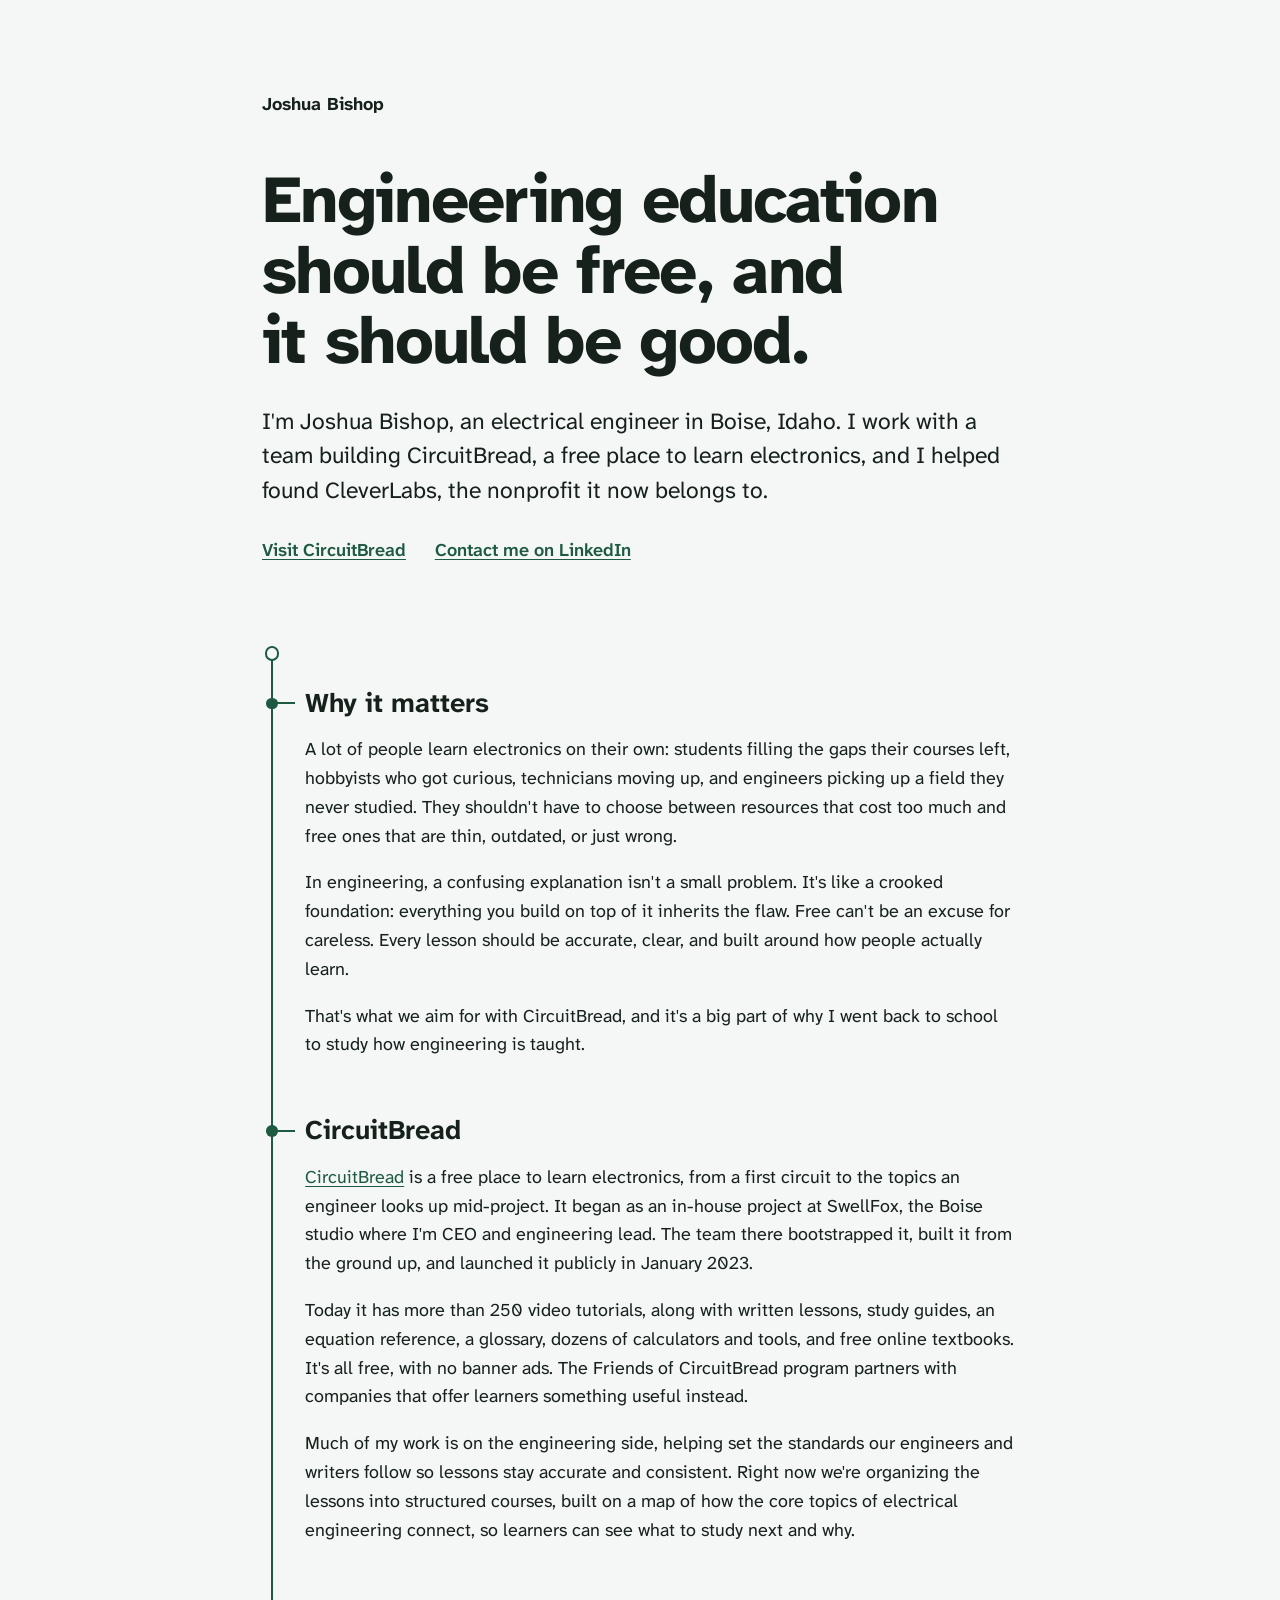
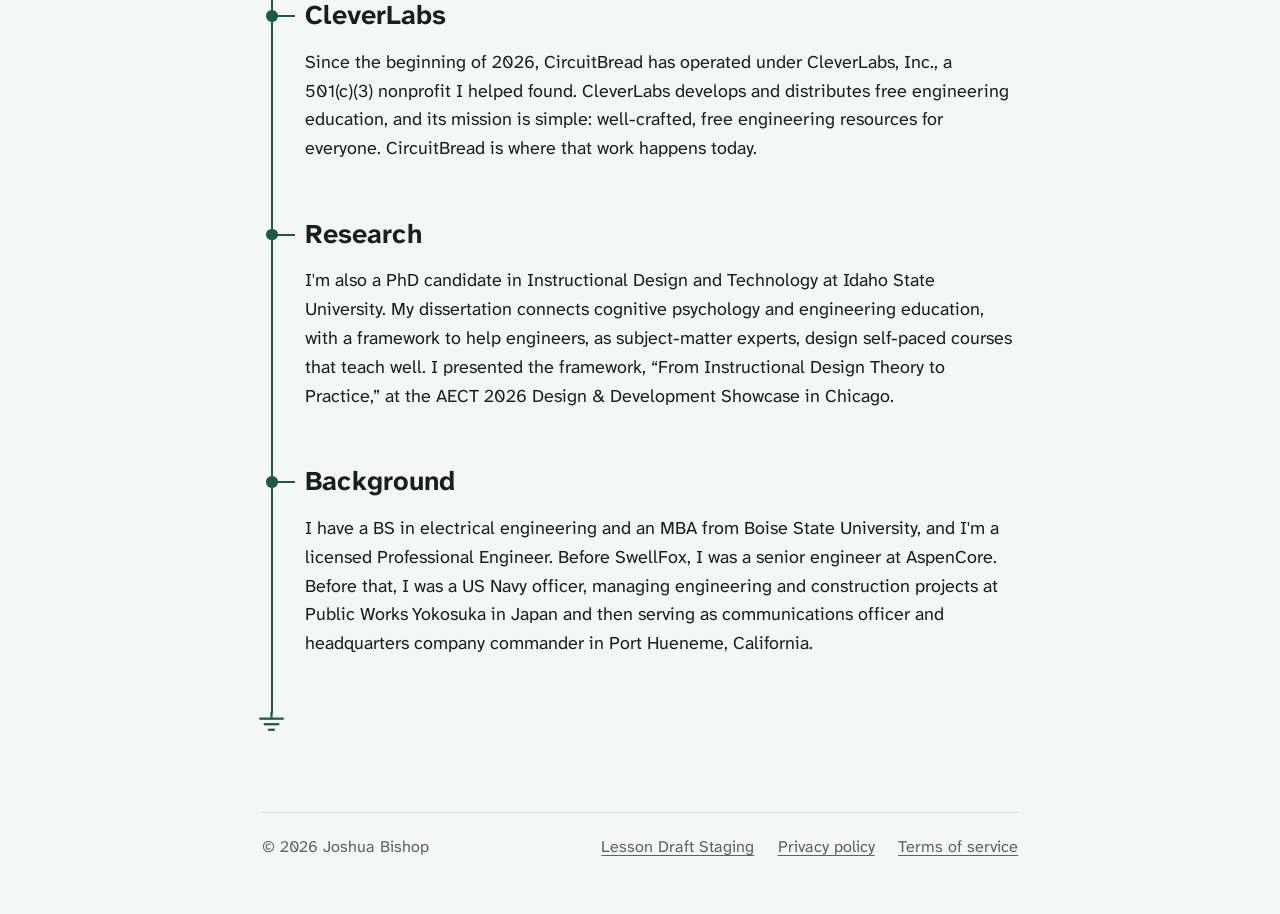
<file: index.html>
<!doctype html>
<html lang="en">
<head>
  <meta charset="utf-8">
  <meta name="viewport" content="width=device-width, initial-scale=1">
  <title>Joshua Bishop: free, high-quality engineering education</title>
  <meta name="description" content="Joshua Bishop is an electrical engineer in Boise, Idaho, working on CircuitBread, a free place to learn electronics, and CleverLabs, the nonprofit behind it.">
  <link rel="canonical" href="https://zqdesigns.com/">
  <link rel="icon" href="/favicon.svg" type="image/svg+xml">
  <link rel="preload" href="/assets/fonts/atkinson-hyperlegible-next-latin-wght-normal.woff2" as="font" type="font/woff2" crossorigin>
  <link rel="stylesheet" href="/assets/site.css">
</head>
<body>
  <a class="skip" href="#story">Skip to the story</a>
  <main class="page">

    <header class="masthead">
      <p class="site-name">Joshua Bishop</p>
      <h1>Engineering education should be free, and it should be good.</h1>
      <p class="lede">I'm Joshua Bishop, an electrical engineer in Boise, Idaho. I work with a team building CircuitBread, a free place to learn electronics, and I helped found CleverLabs, the nonprofit it now belongs to.</p>
      <ul class="contact">
        <li><a href="https://www.circuitbread.com">Visit CircuitBread</a></li>
        <li><a href="https://www.linkedin.com/in/joshua-bishop-8a896870/">Contact me on LinkedIn</a></li>
      </ul>
    </header>

    <div class="net" id="story">

      <section class="node" aria-labelledby="why">
        <h2 id="why">Why it matters</h2>
        <p>A lot of people learn electronics on their own: students filling the gaps their courses left, hobbyists who got curious, technicians moving up, and engineers picking up a field they never studied. They shouldn't have to choose between resources that cost too much and free ones that are thin, outdated, or just wrong.</p>
        <p>In engineering, a confusing explanation isn't a small problem. It's like a crooked foundation: everything you build on top of it inherits the flaw. Free can't be an excuse for careless. Every lesson should be accurate, clear, and built around how people actually learn.</p>
        <p>That's what we aim for with CircuitBread, and it's a big part of why I went back to school to study how engineering is taught.</p>
      </section>

      <section class="node" aria-labelledby="circuitbread">
        <h2 id="circuitbread">CircuitBread</h2>
        <p><a href="https://www.circuitbread.com">CircuitBread</a> is a free place to learn electronics, from a first circuit to the topics an engineer looks up mid-project. It began as an in-house project at SwellFox, the Boise studio where I'm CEO and engineering lead. The team there bootstrapped it, built it from the ground up, and launched it publicly in January 2023.</p>
        <p>Today it has more than 250 video tutorials, along with written lessons, study guides, an equation reference, a glossary, dozens of calculators and tools, and free online textbooks. It's all free, with no banner ads. The Friends of CircuitBread program partners with companies that offer learners something useful instead.</p>
        <p>Much of my work is on the engineering side, helping set the standards our engineers and writers follow so lessons stay accurate and consistent. Right now we're organizing the lessons into structured courses, built on a map of how the core topics of electrical engineering connect, so learners can see what to study next and why.</p>
      </section>

      <section class="node" aria-labelledby="cleverlabs">
        <h2 id="cleverlabs">CleverLabs</h2>
        <p>Since the beginning of 2026, CircuitBread has operated under CleverLabs, Inc., a <span class="nowrap">501(c)(3)</span> nonprofit I helped found. CleverLabs develops and distributes free engineering education, and its mission is simple: well-crafted, free engineering resources for everyone. CircuitBread is where that work happens today.</p>
      </section>

      <section class="node" aria-labelledby="research">
        <h2 id="research">Research</h2>
        <p>I'm also a PhD candidate in Instructional Design and Technology at Idaho State University. My dissertation connects cognitive psychology and engineering education, with a framework to help engineers, as subject-matter experts, design self-paced courses that teach well. I presented the framework, “From Instructional Design Theory to Practice,” at the AECT 2026 Design &amp; Development Showcase in Chicago.</p>
      </section>

      <section class="node" aria-labelledby="background">
        <h2 id="background">Background</h2>
        <p>I have a BS in electrical engineering and an MBA from Boise State University, and I'm a licensed Professional Engineer. Before SwellFox, I was a senior engineer at AspenCore. Before that, I was a US Navy officer, managing engineering and construction projects at Public Works Yokosuka in Japan and then serving as communications officer and headquarters company commander in Port Hueneme, California.</p>
      </section>

      <svg class="ground" viewBox="0 0 24 17" aria-hidden="true" focusable="false">
        <g stroke="currentColor" stroke-width="2" stroke-linecap="square" fill="none">
          <line x1="12" y1="0" x2="12" y2="5"/>
          <line x1="2" y1="6" x2="22" y2="6"/>
          <line x1="6" y1="11" x2="18" y2="11"/>
          <line x1="10" y1="16" x2="14" y2="16"/>
        </g>
      </svg>
    </div>

    <footer class="site-foot">
      <span>© 2026 Joshua Bishop</span>
      <ul>
        <li><a href="/draft-staging/">Lesson Draft Staging</a></li>
        <li><a href="/privacy/">Privacy policy</a></li>
        <li><a href="/terms/">Terms of service</a></li>
      </ul>
    </footer>

  </main>
</body>
</html>
</file>
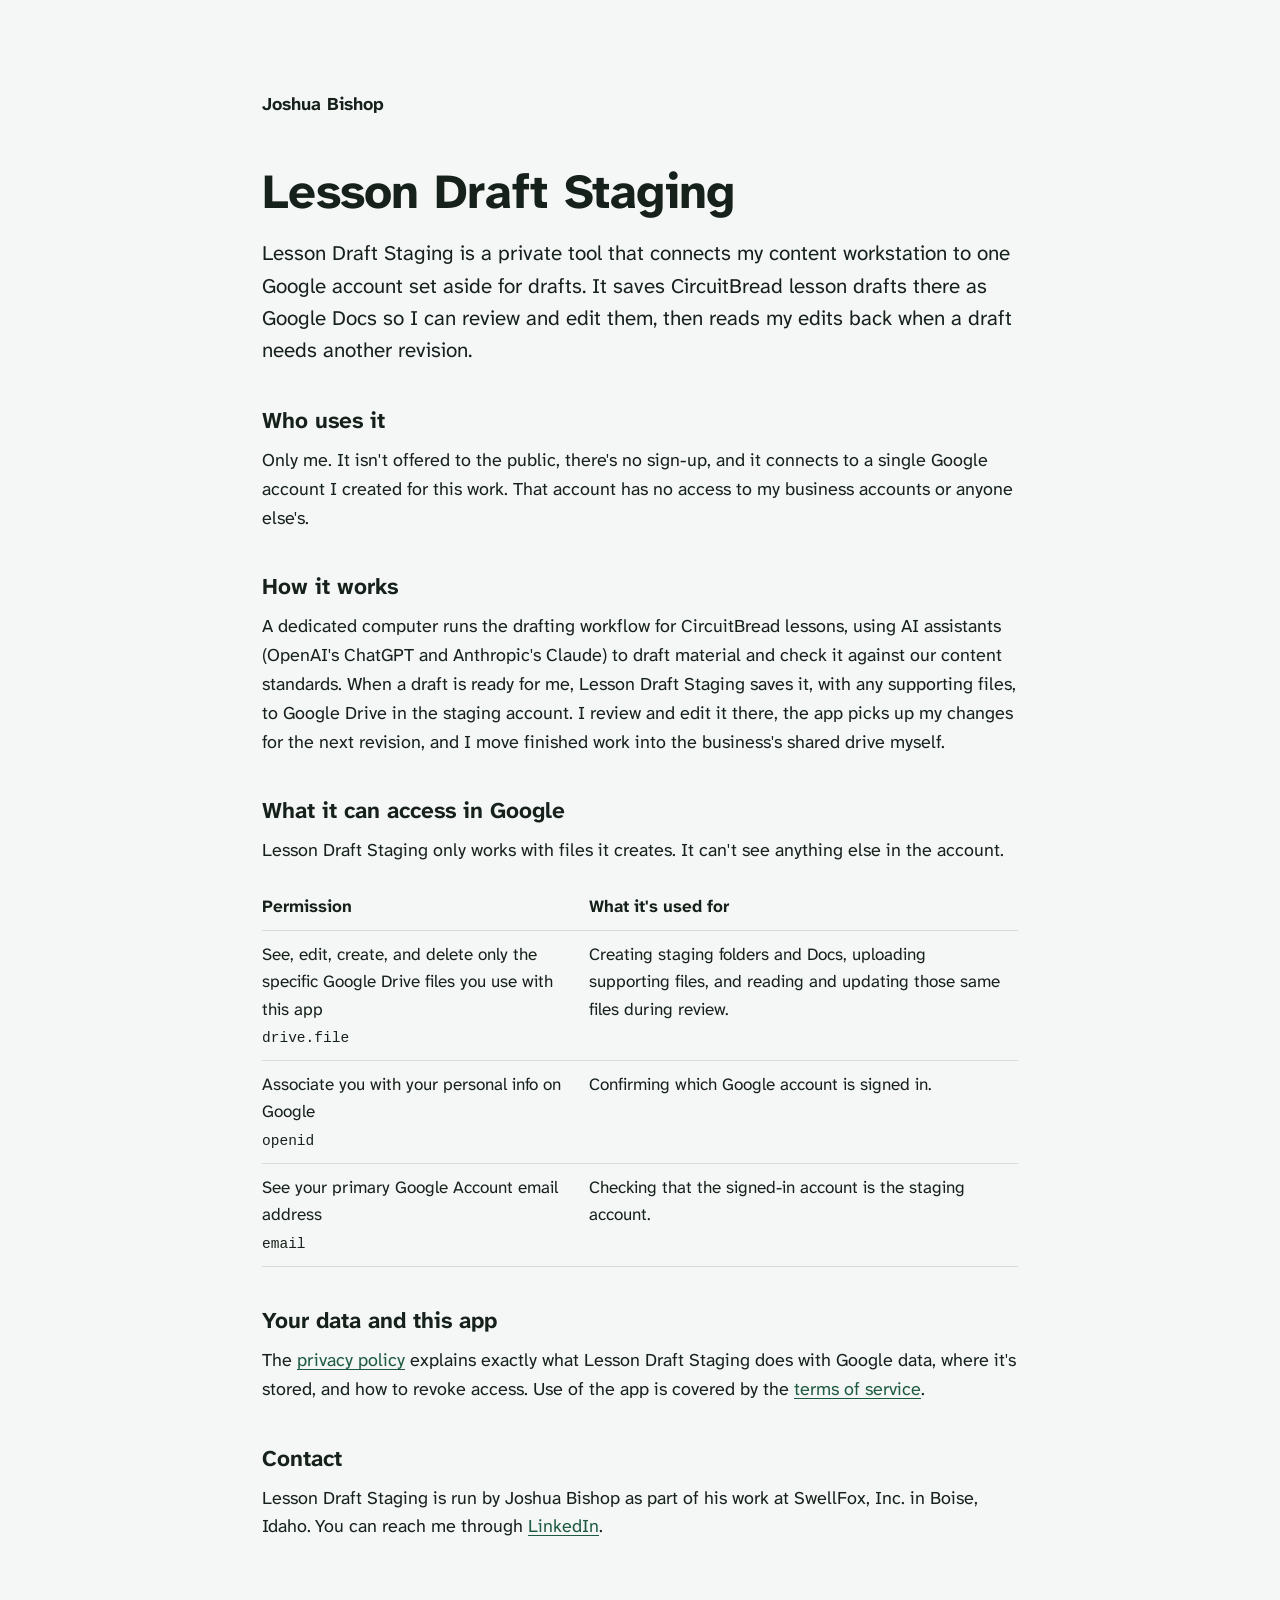
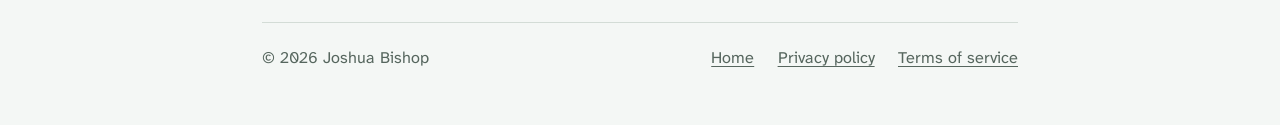
<file: draft-staging/index.html>
<!doctype html>
<html lang="en">
<head>
  <meta charset="utf-8">
  <meta name="viewport" content="width=device-width, initial-scale=1">
  <title>Lesson Draft Staging: Joshua Bishop</title>
  <meta name="description" content="Lesson Draft Staging is a private, single-user tool that saves CircuitBread lesson drafts from Joshua Bishop's content workstation to a dedicated Google account for review.">
  <link rel="canonical" href="https://zqdesigns.com/draft-staging/">
  <link rel="icon" href="/favicon.svg" type="image/svg+xml">
  <link rel="stylesheet" href="/assets/site.css">
</head>
<body>
  <main class="page doc">
    <a class="home-link" href="/">Joshua Bishop</a>

    <h1>Lesson Draft Staging</h1>
    <p class="summary">Lesson Draft Staging is a private tool that connects my content workstation to one Google account set aside for drafts. It saves CircuitBread lesson drafts there as Google Docs so I can review and edit them, then reads my edits back when a draft needs another revision.</p>

    <h2>Who uses it</h2>
    <p>Only me. It isn't offered to the public, there's no sign-up, and it connects to a single Google account I created for this work. That account has no access to my business accounts or anyone else's.</p>

    <h2>How it works</h2>
    <p>A dedicated computer runs the drafting workflow for CircuitBread lessons, using AI assistants (OpenAI's ChatGPT and Anthropic's Claude) to draft material and check it against our content standards. When a draft is ready for me, Lesson Draft Staging saves it, with any supporting files, to Google Drive in the staging account. I review and edit it there, the app picks up my changes for the next revision, and I move finished work into the business's shared drive myself.</p>

    <h2>What it can access in Google</h2>
    <p>Lesson Draft Staging only works with files it creates. It can't see anything else in the account.</p>
    <table class="scopes">
      <thead>
        <tr><th scope="col">Permission</th><th scope="col">What it's used for</th></tr>
      </thead>
      <tbody>
        <tr>
          <td>See, edit, create, and delete only the specific Google Drive files you use with this app<br><code>drive.file</code></td>
          <td>Creating staging folders and Docs, uploading supporting files, and reading and updating those same files during review.</td>
        </tr>
        <tr>
          <td>Associate you with your personal info on Google<br><code>openid</code></td>
          <td>Confirming which Google account is signed in.</td>
        </tr>
        <tr>
          <td>See your primary Google Account email address<br><code>email</code></td>
          <td>Checking that the signed-in account is the staging account.</td>
        </tr>
      </tbody>
    </table>

    <h2>Your data and this app</h2>
    <p>The <a href="/privacy/">privacy policy</a> explains exactly what Lesson Draft Staging does with Google data, where it's stored, and how to revoke access. Use of the app is covered by the <a href="/terms/">terms of service</a>.</p>

    <h2>Contact</h2>
    <p>Lesson Draft Staging is run by Joshua Bishop as part of his work at SwellFox, Inc. in Boise, Idaho. You can reach me through <a href="https://www.linkedin.com/in/joshua-bishop-8a896870/">LinkedIn</a>.</p>

    <footer class="site-foot">
      <span>© 2026 Joshua Bishop</span>
      <ul>
        <li><a href="/">Home</a></li>
        <li><a href="/privacy/">Privacy policy</a></li>
        <li><a href="/terms/">Terms of service</a></li>
      </ul>
    </footer>
  </main>
</body>
</html>
</file>
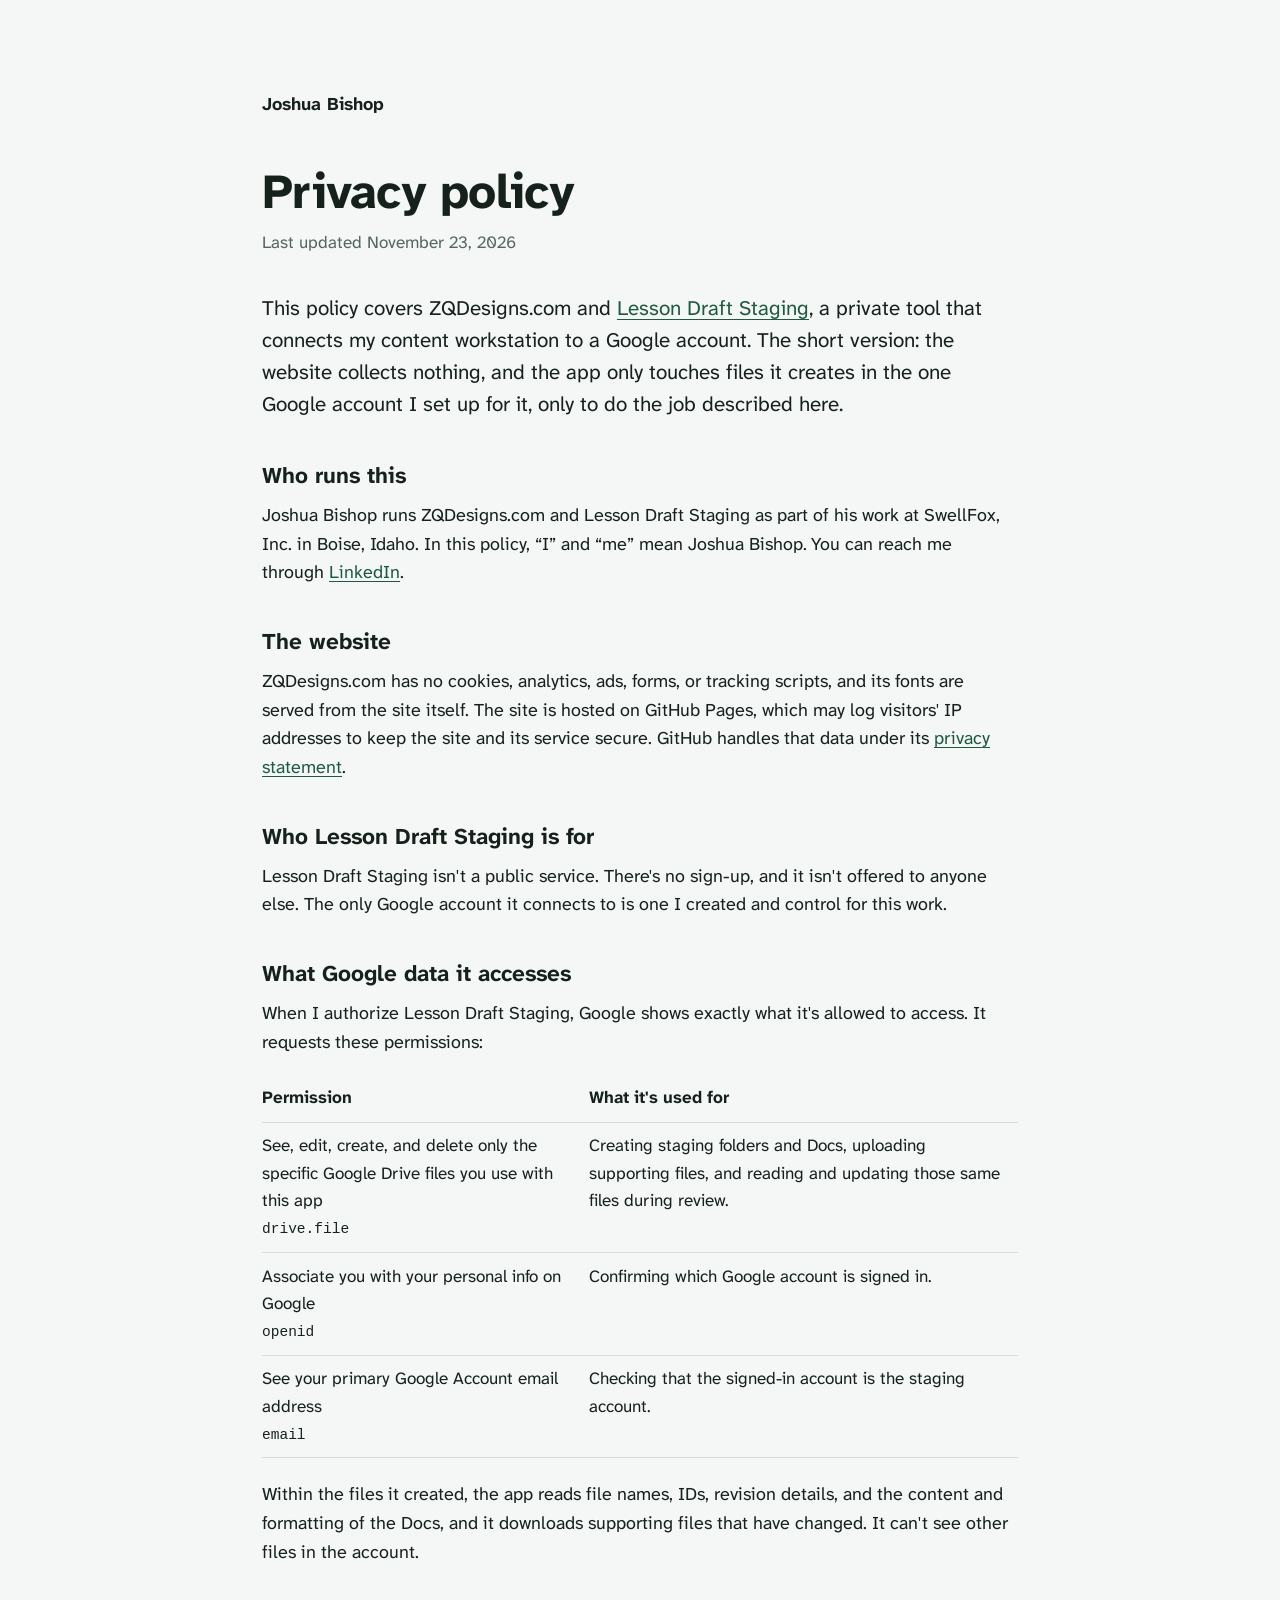
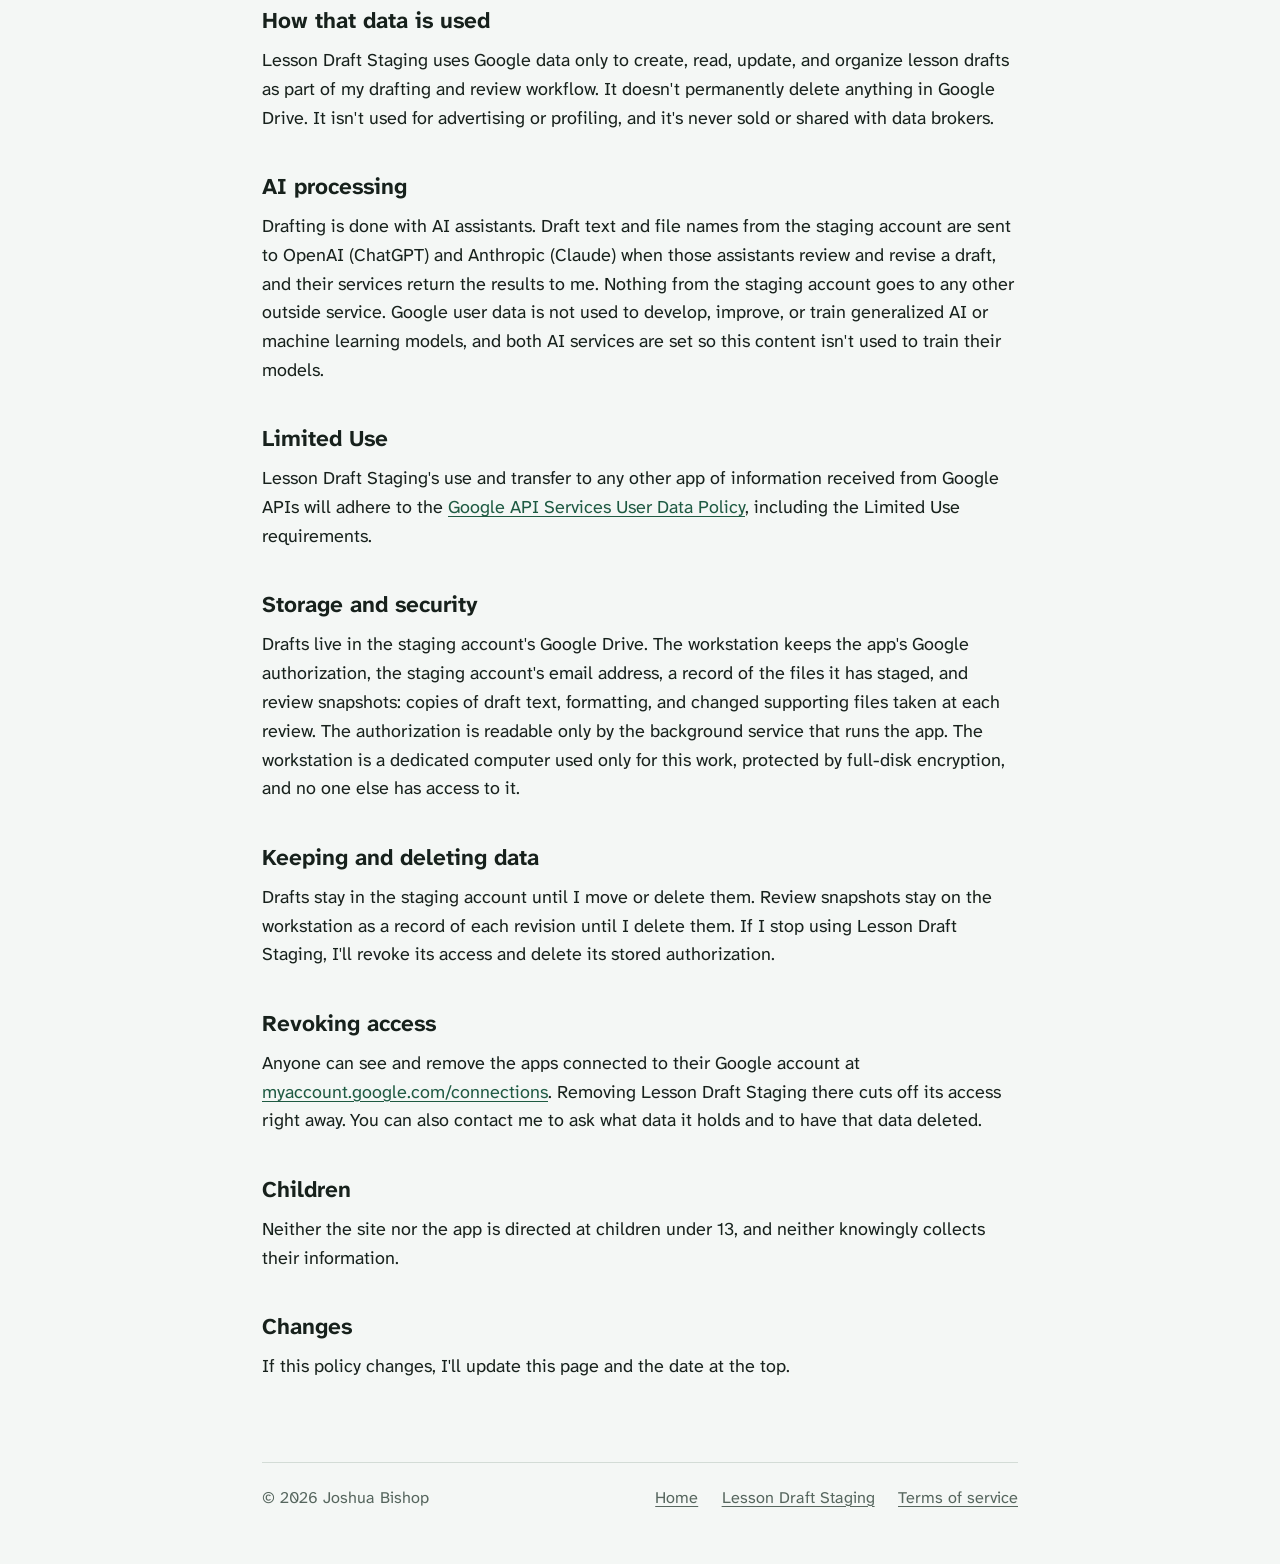
<file: privacy/index.html>
<!doctype html>
<html lang="en">
<head>
  <meta charset="utf-8">
  <meta name="viewport" content="width=device-width, initial-scale=1">
  <title>Privacy policy: Joshua Bishop</title>
  <meta name="description" content="Privacy policy for ZQDesigns.com and Lesson Draft Staging.">
  <link rel="canonical" href="https://zqdesigns.com/privacy/">
  <link rel="icon" href="/favicon.svg" type="image/svg+xml">
  <link rel="stylesheet" href="/assets/site.css">
</head>
<body>
  <main class="page doc">
    <a class="home-link" href="/">Joshua Bishop</a>

    <h1>Privacy policy</h1>
    <p class="updated">Last updated November 23, 2026</p>

    <p class="summary">This policy covers ZQDesigns.com and <a href="/draft-staging/">Lesson Draft Staging</a>, a private tool that connects my content workstation to a Google account. The short version: the website collects nothing, and the app only touches files it creates in the one Google account I set up for it, only to do the job described here.</p>

    <h2>Who runs this</h2>
    <p>Joshua Bishop runs ZQDesigns.com and Lesson Draft Staging as part of his work at SwellFox, Inc. in Boise, Idaho. In this policy, “I” and “me” mean Joshua Bishop. You can reach me through <a href="https://www.linkedin.com/in/joshua-bishop-8a896870/">LinkedIn</a>.</p>

    <h2>The website</h2>
    <p>ZQDesigns.com has no cookies, analytics, ads, forms, or tracking scripts, and its fonts are served from the site itself. The site is hosted on GitHub Pages, which may log visitors' IP addresses to keep the site and its service secure. GitHub handles that data under its <a href="https://docs.github.com/en/site-policy/privacy-policies/github-general-privacy-statement">privacy statement</a>.</p>

    <h2>Who Lesson Draft Staging is for</h2>
    <p>Lesson Draft Staging isn't a public service. There's no sign-up, and it isn't offered to anyone else. The only Google account it connects to is one I created and control for this work.</p>

    <h2>What Google data it accesses</h2>
    <p>When I authorize Lesson Draft Staging, Google shows exactly what it's allowed to access. It requests these permissions:</p>
    <table class="scopes">
      <thead>
        <tr><th scope="col">Permission</th><th scope="col">What it's used for</th></tr>
      </thead>
      <tbody>
        <tr>
          <td>See, edit, create, and delete only the specific Google Drive files you use with this app<br><code>drive.file</code></td>
          <td>Creating staging folders and Docs, uploading supporting files, and reading and updating those same files during review.</td>
        </tr>
        <tr>
          <td>Associate you with your personal info on Google<br><code>openid</code></td>
          <td>Confirming which Google account is signed in.</td>
        </tr>
        <tr>
          <td>See your primary Google Account email address<br><code>email</code></td>
          <td>Checking that the signed-in account is the staging account.</td>
        </tr>
      </tbody>
    </table>
    <p>Within the files it created, the app reads file names, IDs, revision details, and the content and formatting of the Docs, and it downloads supporting files that have changed. It can't see other files in the account.</p>

    <h2>How that data is used</h2>
    <p>Lesson Draft Staging uses Google data only to create, read, update, and organize lesson drafts as part of my drafting and review workflow. It doesn't permanently delete anything in Google Drive. It isn't used for advertising or profiling, and it's never sold or shared with data brokers.</p>

    <h2>AI processing</h2>
    <p>Drafting is done with AI assistants. Draft text and file names from the staging account are sent to OpenAI (ChatGPT) and Anthropic (Claude) when those assistants review and revise a draft, and their services return the results to me. Nothing from the staging account goes to any other outside service. Google user data is not used to develop, improve, or train generalized AI or machine learning models, and both AI services are set so this content isn't used to train their models.</p>

    <h2>Limited Use</h2>
    <p>Lesson Draft Staging's use and transfer to any other app of information received from Google APIs will adhere to the <a href="https://developers.google.com/terms/api-services-user-data-policy">Google API Services User Data Policy</a>, including the Limited Use requirements.</p>

    <h2>Storage and security</h2>
    <p>Drafts live in the staging account's Google Drive. The workstation keeps the app's Google authorization, the staging account's email address, a record of the files it has staged, and review snapshots: copies of draft text, formatting, and changed supporting files taken at each review. The authorization is readable only by the background service that runs the app. The workstation is a dedicated computer used only for this work, protected by full-disk encryption, and no one else has access to it.</p>

    <h2>Keeping and deleting data</h2>
    <p>Drafts stay in the staging account until I move or delete them. Review snapshots stay on the workstation as a record of each revision until I delete them. If I stop using Lesson Draft Staging, I'll revoke its access and delete its stored authorization.</p>

    <h2>Revoking access</h2>
    <p>Anyone can see and remove the apps connected to their Google account at <a href="https://myaccount.google.com/connections">myaccount.google.com/connections</a>. Removing Lesson Draft Staging there cuts off its access right away. You can also contact me to ask what data it holds and to have that data deleted.</p>

    <h2>Children</h2>
    <p>Neither the site nor the app is directed at children under 13, and neither knowingly collects their information.</p>

    <h2>Changes</h2>
    <p>If this policy changes, I'll update this page and the date at the top.</p>

    <footer class="site-foot">
      <span>© 2026 Joshua Bishop</span>
      <ul>
        <li><a href="/">Home</a></li>
        <li><a href="/draft-staging/">Lesson Draft Staging</a></li>
        <li><a href="/terms/">Terms of service</a></li>
      </ul>
    </footer>
  </main>
</body>
</html>
</file>
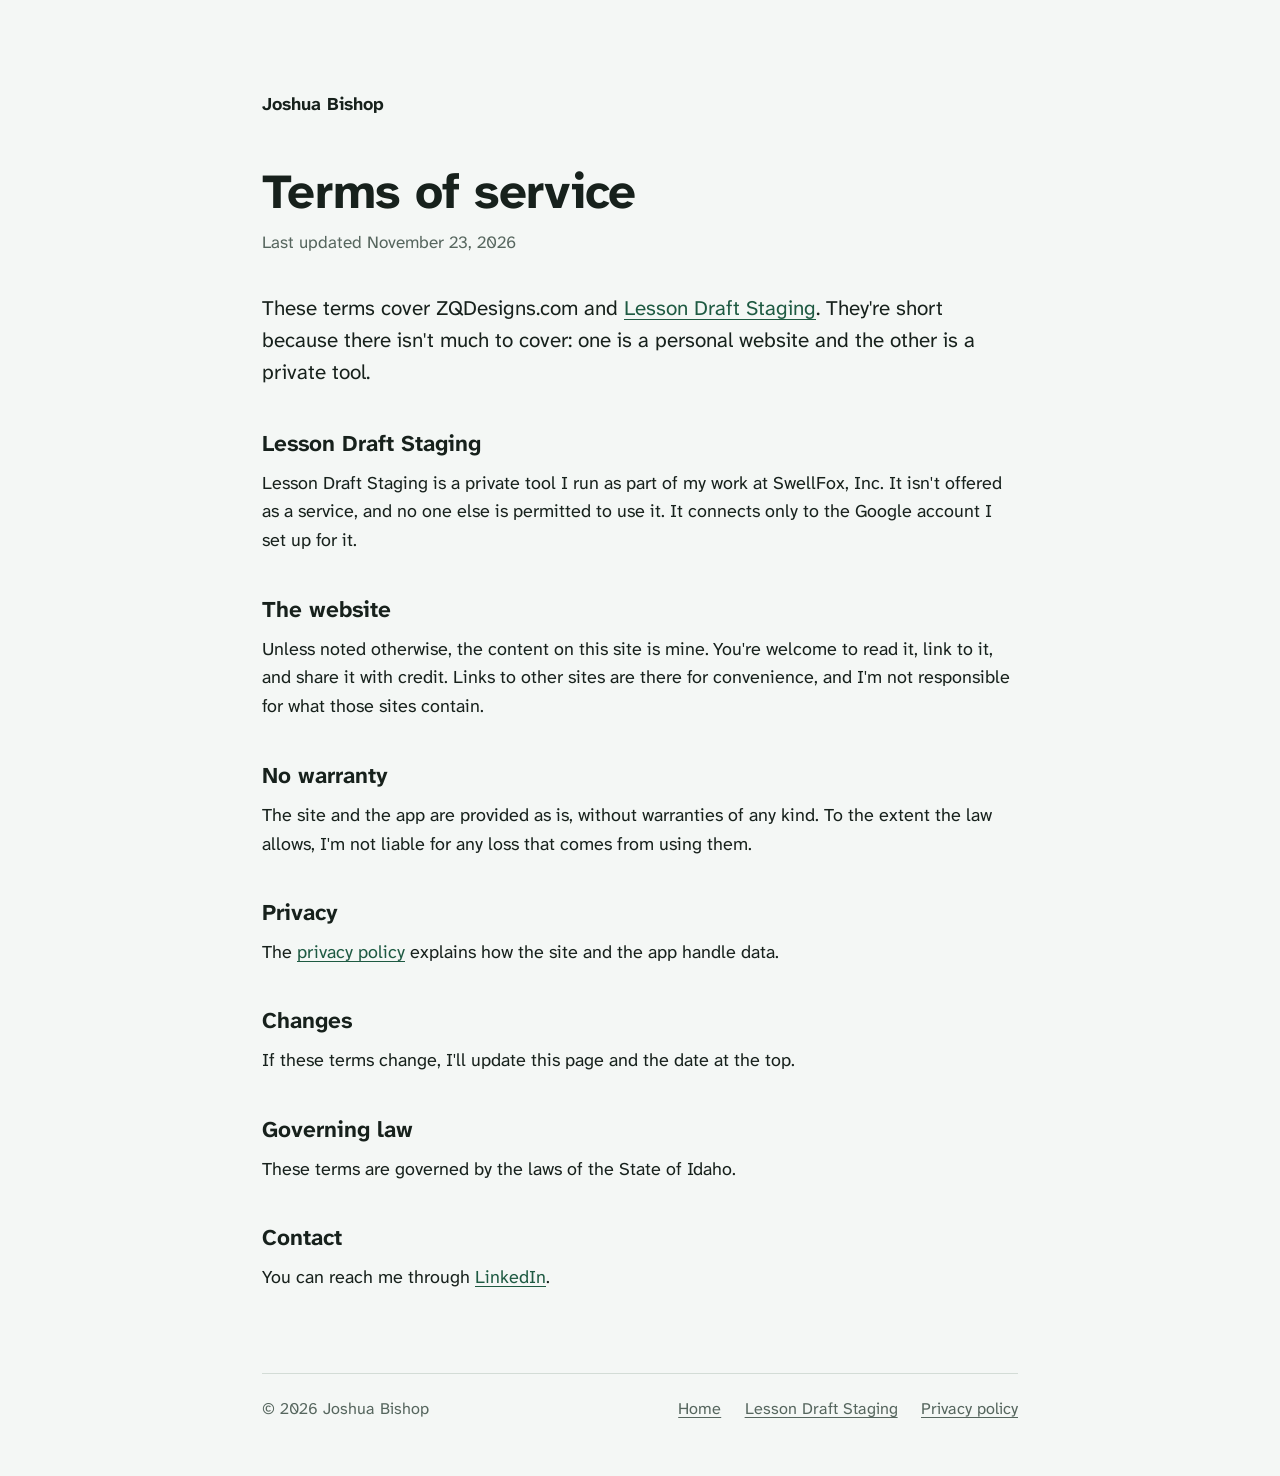
<file: terms/index.html>
<!doctype html>
<html lang="en">
<head>
  <meta charset="utf-8">
  <meta name="viewport" content="width=device-width, initial-scale=1">
  <title>Terms of service: Joshua Bishop</title>
  <meta name="description" content="Terms of service for ZQDesigns.com and Lesson Draft Staging.">
  <link rel="canonical" href="https://zqdesigns.com/terms/">
  <link rel="icon" href="/favicon.svg" type="image/svg+xml">
  <link rel="stylesheet" href="/assets/site.css">
</head>
<body>
  <main class="page doc">
    <a class="home-link" href="/">Joshua Bishop</a>

    <h1>Terms of service</h1>
    <p class="updated">Last updated November 23, 2026</p>

    <p class="summary">These terms cover ZQDesigns.com and <a href="/draft-staging/">Lesson Draft Staging</a>. They're short because there isn't much to cover: one is a personal website and the other is a private tool.</p>

    <h2>Lesson Draft Staging</h2>
    <p>Lesson Draft Staging is a private tool I run as part of my work at SwellFox, Inc. It isn't offered as a service, and no one else is permitted to use it. It connects only to the Google account I set up for it.</p>

    <h2>The website</h2>
    <p>Unless noted otherwise, the content on this site is mine. You're welcome to read it, link to it, and share it with credit. Links to other sites are there for convenience, and I'm not responsible for what those sites contain.</p>

    <h2>No warranty</h2>
    <p>The site and the app are provided as is, without warranties of any kind. To the extent the law allows, I'm not liable for any loss that comes from using them.</p>

    <h2>Privacy</h2>
    <p>The <a href="/privacy/">privacy policy</a> explains how the site and the app handle data.</p>

    <h2>Changes</h2>
    <p>If these terms change, I'll update this page and the date at the top.</p>

    <h2>Governing law</h2>
    <p>These terms are governed by the laws of the State of Idaho.</p>

    <h2>Contact</h2>
    <p>You can reach me through <a href="https://www.linkedin.com/in/joshua-bishop-8a896870/">LinkedIn</a>.</p>

    <footer class="site-foot">
      <span>© 2026 Joshua Bishop</span>
      <ul>
        <li><a href="/">Home</a></li>
        <li><a href="/draft-staging/">Lesson Draft Staging</a></li>
        <li><a href="/privacy/">Privacy policy</a></li>
      </ul>
    </footer>
  </main>
</body>
</html>
</file>
<file: assets/site.css>
/* ZQDesigns.com — Joshua Bishop
   One family (Atkinson Hyperlegible Next, self-hosted), one column,
   one schematic detail: the career timeline is a wire that starts at a
   terminal and ends at ground. */

@font-face {
  font-family: "Atkinson Hyperlegible Next";
  src: url("/assets/fonts/atkinson-hyperlegible-next-latin-wght-normal.woff2") format("woff2");
  font-weight: 200 800;
  font-style: normal;
  font-display: swap;
}
@font-face {
  font-family: "Atkinson Hyperlegible Next";
  src: url("/assets/fonts/atkinson-hyperlegible-next-latin-wght-italic.woff2") format("woff2");
  font-weight: 200 800;
  font-style: italic;
  font-display: swap;
}

:root {
  --paper: #f4f7f5;
  --ink: #17211c;
  --mask: #1e5a42;      /* soldermask green: wire, links, roles */
  --muted: #56665e;
  --rule: #d3dcd6;
  --select: #f1e3b5;    /* pale ENIG gold, selection only */

  --measure: 42rem;
  --wire-x: 0.55rem;    /* where the bus runs, inside the timeline gutter */
  --gutter: 2.4rem;     /* timeline text indent */
  --stroke: 2px;
}

*,
*::before,
*::after { box-sizing: border-box; }

html {
  font-family: "Atkinson Hyperlegible Next", "Atkinson Hyperlegible", system-ui, sans-serif;
  font-size: 112.5%; /* 18px */
  line-height: 1.6;
  color: var(--ink);
  background: var(--paper);
  -webkit-text-size-adjust: 100%;
  text-rendering: optimizeLegibility;
}

body {
  margin: 0;
  padding: clamp(2.5rem, 7vw, 5.5rem) 1.25rem 3rem;
}

::selection { background: var(--select); color: var(--ink); }

.page {
  max-width: var(--measure);
  margin: 0 auto;
}

a {
  color: var(--mask);
  text-decoration-thickness: 1px;
  text-underline-offset: 0.18em;
}
a:hover { text-decoration-thickness: 2px; }
a:focus-visible {
  outline: 2px solid var(--mask);
  outline-offset: 3px;
  border-radius: 2px;
}

.skip {
  position: absolute;
  left: -999px;
}
.skip:focus {
  left: 1rem;
  top: 1rem;
  background: var(--paper);
  padding: 0.4rem 0.7rem;
  z-index: 10;
}

p, ul, ol { margin: 0 0 1rem; }
ul, ol { padding-left: 1.2rem; }
li { margin-bottom: 0.45rem; }
li::marker { color: var(--muted); }

/* ---------- Home: header ---------- */

.site-name {
  font-weight: 700;
  margin: 0 0 2.6rem;
}

.masthead h1 {
  font-size: clamp(2.3rem, 6.6vw, 3.7rem);
  line-height: 1.06;
  font-weight: 760;
  letter-spacing: -0.025em;
  text-wrap: balance;
  margin: 0 0 1.5rem;
}

.lede {
  font-size: 1.28rem;
  line-height: 1.5;
  margin-bottom: 1.1rem;
}

.contact {
  display: flex;
  flex-wrap: wrap;
  gap: 0.4rem 1.6rem;
  list-style: none;
  padding: 0;
  margin: 1.6rem 0 0;
  font-weight: 600;
}
.contact li { margin: 0; }

/* ---------- Home: the story as a schematic net ---------- */

.net {
  position: relative;
  margin-top: clamp(3rem, 8vw, 4.5rem);
  padding-top: 2.2rem;
  padding-left: var(--gutter);
}

/* the bus: from the input terminal down to the ground symbol */
.net::before {
  content: "";
  position: absolute;
  left: calc(var(--wire-x) - var(--stroke) / 2);
  top: 0.75rem;
  bottom: 1rem;
  width: var(--stroke);
  background: var(--mask);
}

/* input terminal: open circle at the top of the wire */
.net::after {
  content: "";
  position: absolute;
  left: calc(var(--wire-x) - 0.4rem);
  top: 0;
  width: 0.8rem;
  height: 0.8rem;
  border: var(--stroke) solid var(--mask);
  border-radius: 50%;
  background: var(--paper);
}

.node {
  --branch-y: 0.98rem; /* vertical centre of the section heading's first line */
  position: relative;
  margin-bottom: 3rem;
}

.node h2 {
  font-size: 1.5rem;
  line-height: 1.3;
  font-weight: 700;
  margin: 0 0 0.8rem;
}

/* branch from the bus to the entry */
.node::before {
  content: "";
  position: absolute;
  left: calc(var(--wire-x) - var(--gutter));
  top: calc(var(--branch-y) - var(--stroke) / 2);
  width: calc(var(--gutter) - var(--wire-x) - 0.55rem);
  height: var(--stroke);
  background: var(--mask);
}

/* junction dot where the branch meets the bus */
.node::after {
  content: "";
  position: absolute;
  left: calc(var(--wire-x) - var(--gutter) - 0.32rem);
  top: calc(var(--branch-y) - 0.32rem);
  width: 0.64rem;
  height: 0.64rem;
  border-radius: 50%;
  background: var(--mask);
}

.node > p:last-child { margin-bottom: 0; }
.nowrap { white-space: nowrap; }

/* ground symbol terminating the bus */
.ground {
  display: block;
  position: relative;
  left: calc(var(--wire-x) - var(--gutter) - 0.75rem);
  width: 1.5rem;
  height: 1.05rem;
  margin-top: 0.6rem;
  color: var(--mask);
}

/* ---------- Footer (all pages) ---------- */

.site-foot {
  margin-top: 4.5rem;
  padding-top: 1.2rem;
  border-top: 1px solid var(--rule);
  display: flex;
  flex-wrap: wrap;
  justify-content: space-between;
  gap: 0.6rem 1.5rem;
  font-size: 0.9rem;
  color: var(--muted);
}
.site-foot ul {
  display: flex;
  flex-wrap: wrap;
  gap: 0.3rem 1.3rem;
  list-style: none;
  margin: 0;
  padding: 0;
}
.site-foot li { margin: 0; }
.site-foot a { color: var(--muted); }
.site-foot a:hover { color: var(--mask); }

/* ---------- Inner pages (app, privacy, terms) ---------- */

.home-link {
  display: inline-block;
  font-weight: 700;
  text-decoration: none;
  color: var(--ink);
  margin-bottom: 2.6rem;
}
.home-link:hover { color: var(--mask); }

.doc h1 {
  font-size: clamp(2rem, 5.5vw, 2.7rem);
  line-height: 1.1;
  font-weight: 740;
  letter-spacing: -0.015em;
  margin: 0 0 0.6rem;
}
.doc .updated {
  color: var(--muted);
  font-size: 0.95rem;
  margin-bottom: 2rem;
}
.doc h2 {
  font-size: 1.25rem;
  line-height: 1.3;
  font-weight: 700;
  margin: 2.2rem 0 0.6rem;
}
.doc .summary {
  font-size: 1.15rem;
  line-height: 1.55;
}
.doc h1 + .summary { margin-top: 1.1rem; }

.scopes {
  width: 100%;
  border-collapse: collapse;
  margin: 0.4rem 0 1.2rem;
  font-size: 0.95rem;
}
.scopes th,
.scopes td {
  text-align: left;
  vertical-align: top;
  padding: 0.55rem 0.8rem 0.55rem 0;
  border-bottom: 1px solid var(--rule);
}
.scopes th { font-weight: 700; }
.scopes code {
  font-family: ui-monospace, "SF Mono", Menlo, Consolas, monospace;
  font-size: 0.85em;
  overflow-wrap: anywhere;
}

/* ---------- Small screens ---------- */

@media (max-width: 34rem) {
  :root {
    --gutter: 1.9rem;
    --wire-x: 0.45rem;
  }
  .node h2 { font-size: 1.32rem; }
  .node { --branch-y: 0.86rem; }
  .scopes th:nth-child(1),
  .scopes td:nth-child(1) { width: 40%; }
}

@media print {
  body { padding: 0; background: #fff; }
  .contact a::after { content: " (" attr(href) ")"; font-weight: 400; }
}
</file>
